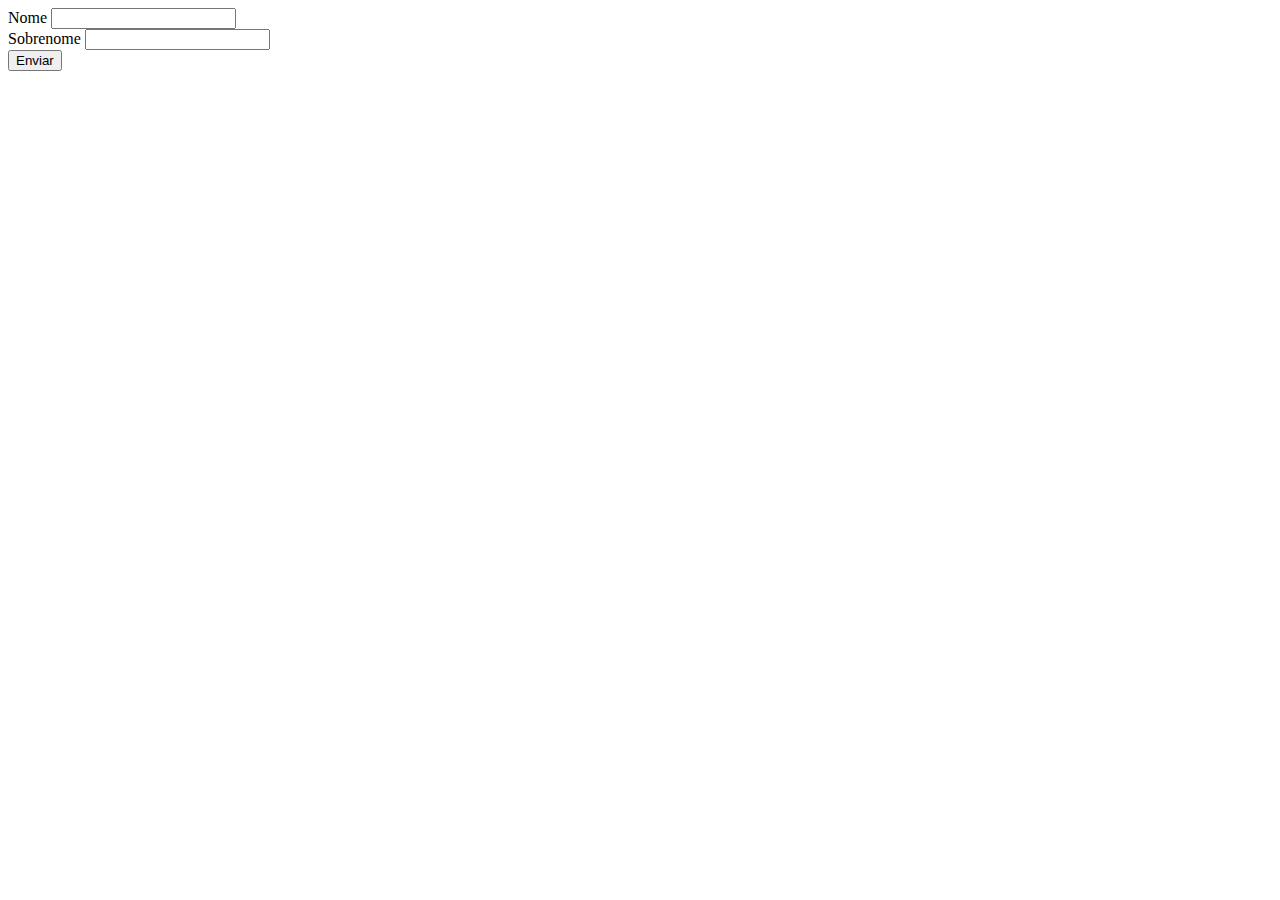
<file: aula10/index.html>
<!DOCTYPE html>
<html lang="en">
<head>
    <meta charset="UTF-8">
    <meta http-equiv="X-UA-Compatible" content="IE=edge">
    <meta name="viewport" content="width=device-width, initial-scale=1.0">
    <link href="https://cdn.jsdelivr.net/npm/bootstrap@5.1.3/dist/css/bootstrap.min.css" rel="stylesheet" integrity="sha384-1BmE4kWBq78iYhFldvKuhfTAU6auU8tT94WrHftjDbrCEXSU1oBoqyl2QvZ6jIW3" crossorigin="anonymous">
    <title>Document</title>
</head>
<body>
    <form class="form-control">
        <div class="mb-3">
            <label for="inputNome" class="form-label">Nome</label>
            <input type="text" class="form-control" id="inputNome">
        </div>      
        
        <div class="mb-3">
            <label for="inputSobrenome" class="form-label">Sobrenome</label>
            <input type="text" class="form-control" id="inputSobrenome">      
        </div>
        <button type="button" class="btn btn-primary" type="submit" id="botaoEnviar">Enviar</button>
        

        
    </form>
    <div  id="conteudo"></div>
    <script src="./main.js"></script>
</body>
</html>
</file>
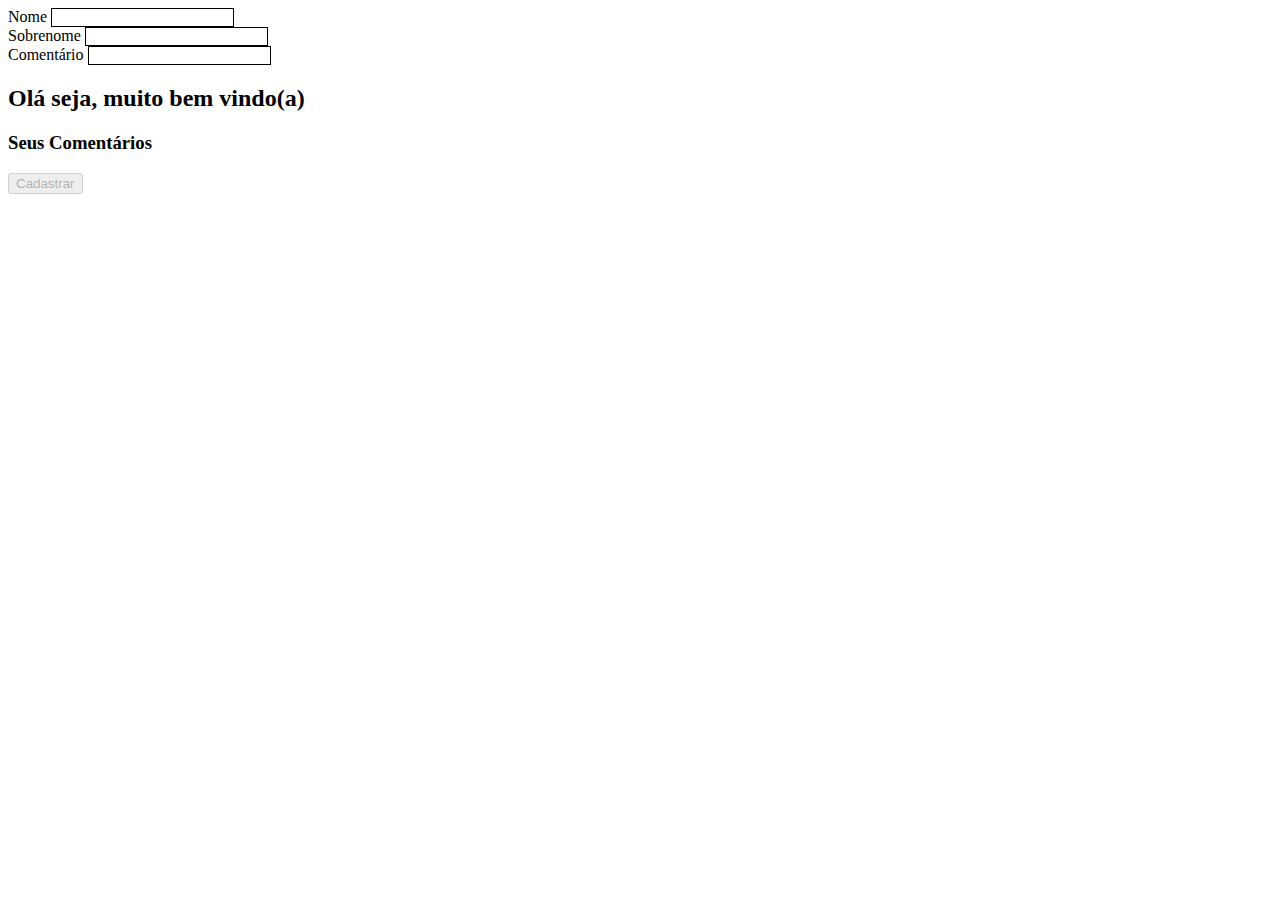
<file: aula11/index.html>
<!DOCTYPE html>
<html lang="en">
<head>
    <meta charset="UTF-8">
    <meta http-equiv="X-UA-Compatible" content="IE=edge">
    <meta name="viewport" content="width=device-width, initial-scale=1.0">
    <link rel="stylesheet" href="./style.css">
    <title>Validação e local storage</title>
</head>
<body>
    <form >

        <div class="controlador">
            <label for="inputNome">Nome</label>
            <input type="text" id="inputNome" required minlength="8">
            <small>Por favor, preencha o campo e-mail</small>
        </div>

        <div class="controlador">
            <label for="inputSobrenome">Sobrenome</label>
            <input type="text" id="inputSobrenome" required minlength="5">
            <small>Por favor, preencha o campo senha</small>
        </div>

        <div class="controlador">
            <label for="InputComentario">Comentário</label>
            <input type="text" id="inputComentario" required minlength="5">
            <small>Por favor, preencha o campo senha</small>
        </div>

        <h2>Olá <b></b> seja, muito bem vindo(a)</h2>
        <h3>Seus Comentários</h3>
        <p></p>
        <button type="submit" id="botaoCadastrar" disabled>Cadastrar</button>


        



    </form>

    <script src="./main.js"></script>
</body>
</html>
</file>
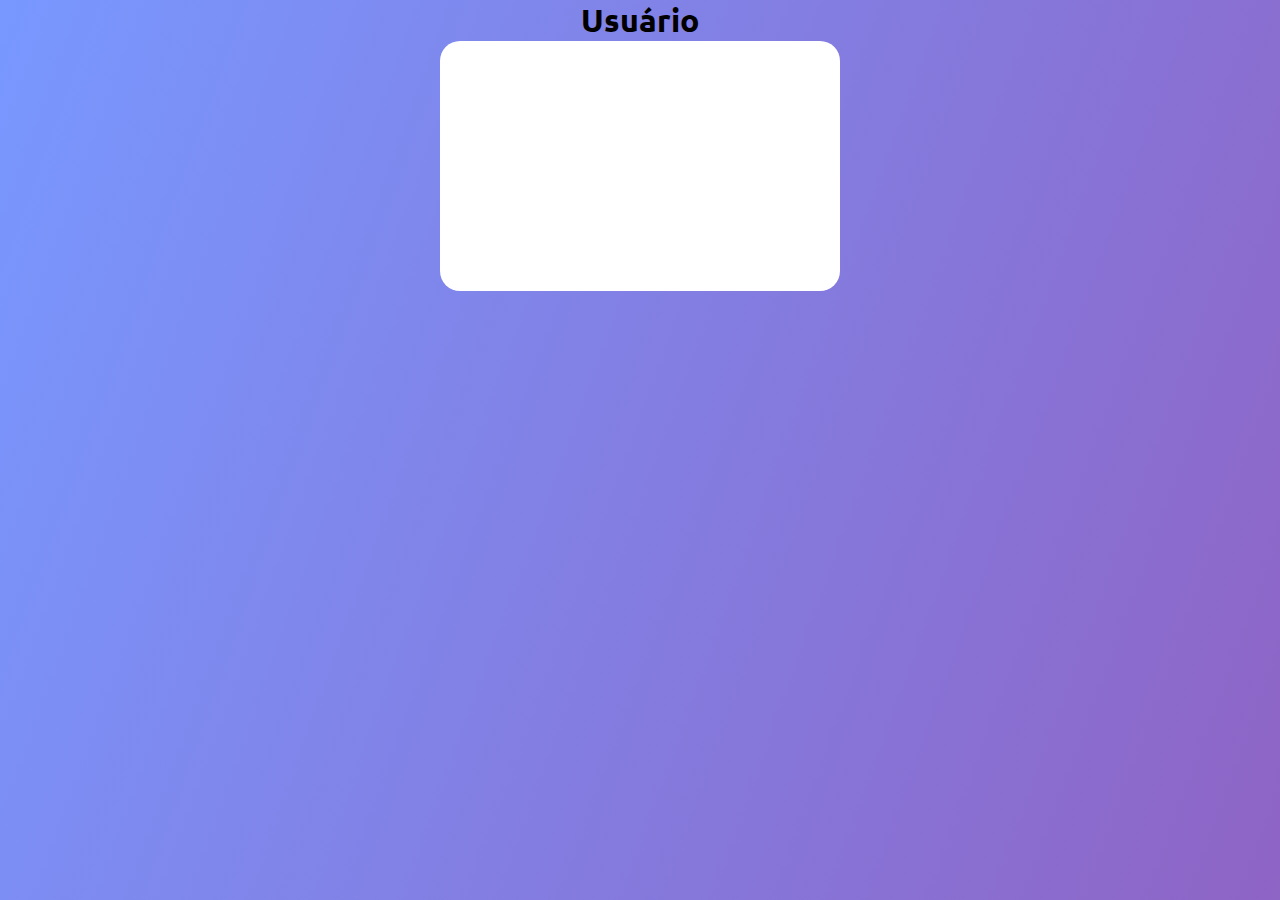
<file: aula14/index.html>
<!DOCTYPE html>
<html lang="pt-BR">
<head>
    <meta charset="UTF-8">
    <meta http-equiv="X-UA-Compatible" content="IE=edge">
    <meta name="viewport" content="width=device-width, initial-scale=1.0">
    <title>Promisses</title>
    <link rel="stylesheet" href="./css/styles.css">
</head>
<body>
    <h1>Usuário</h1>

    <main>
        <div class="card">
           
            
        </div>
        <!-- <div class="btnContainer">
            <button id="random">Pedir random</button>
        </div> -->
    </main>    

    <script src="./js/index.js"></script>
</body>
</html>
</file>
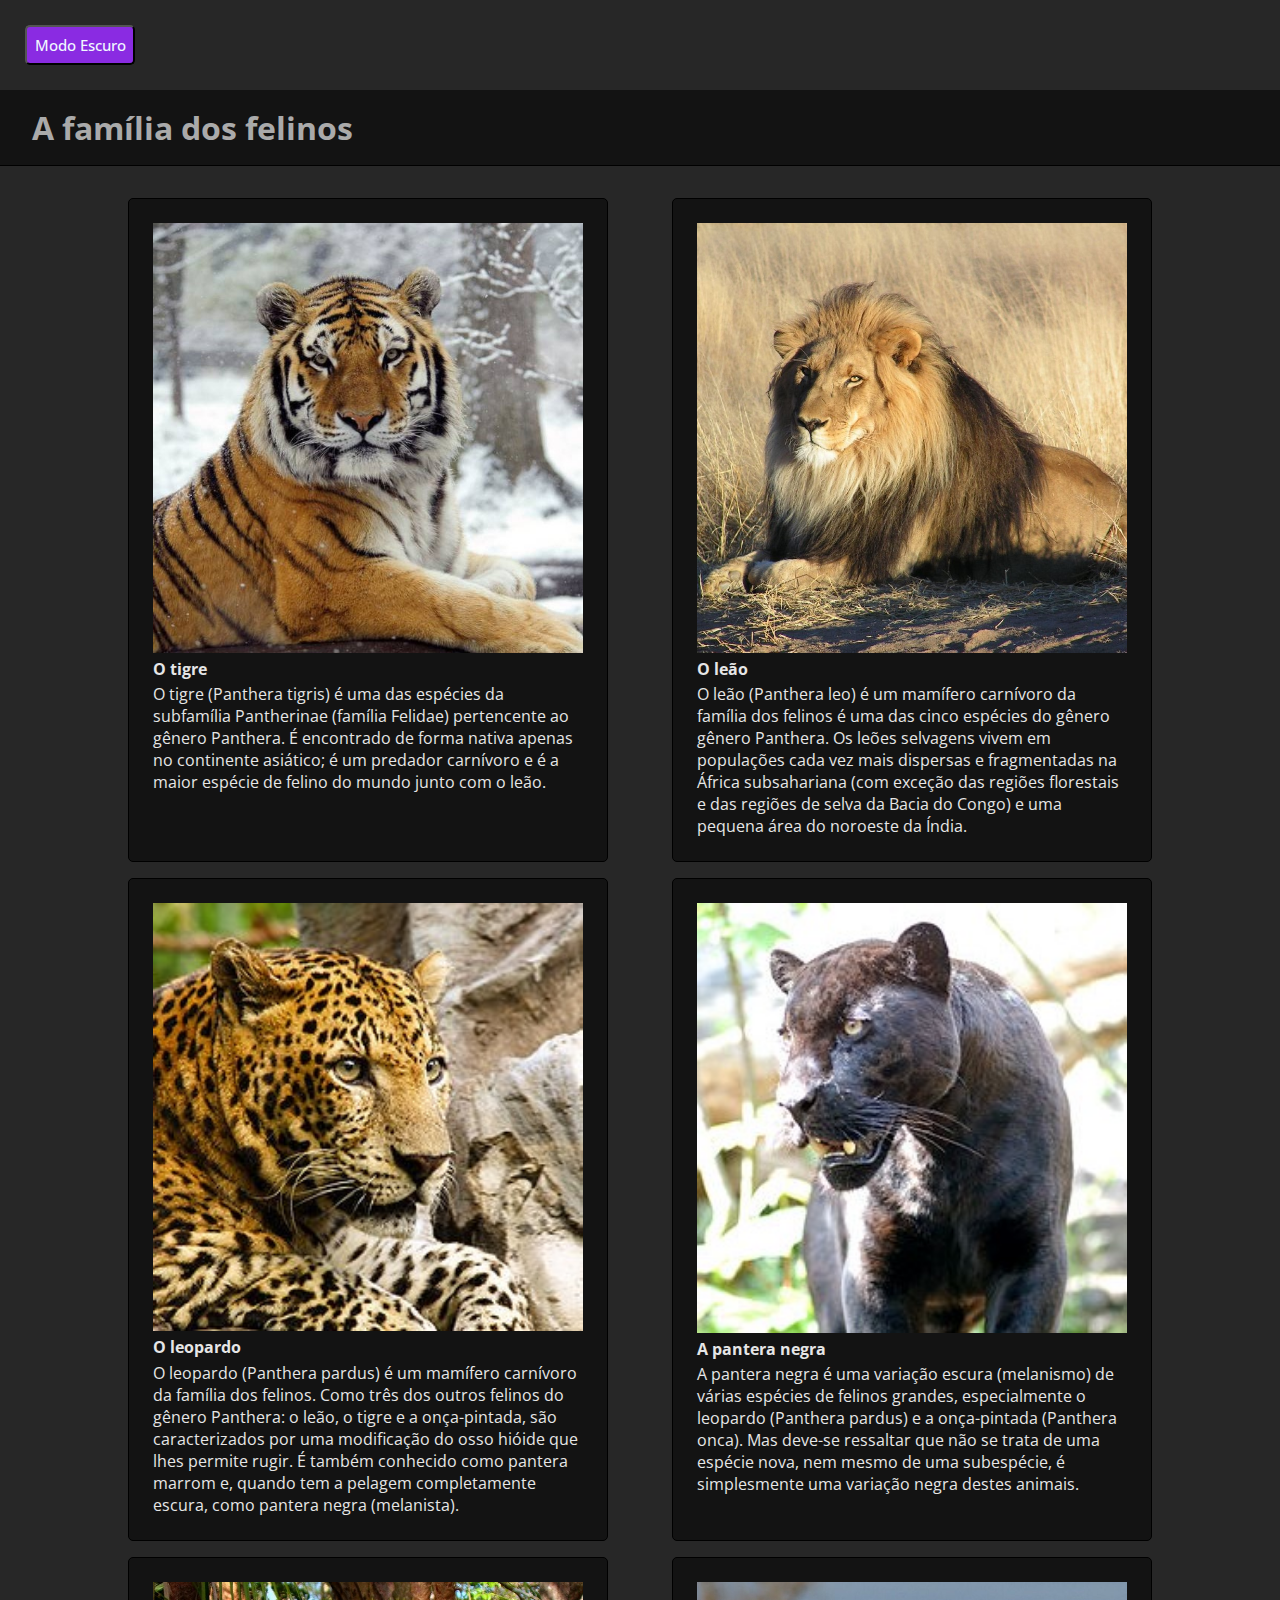
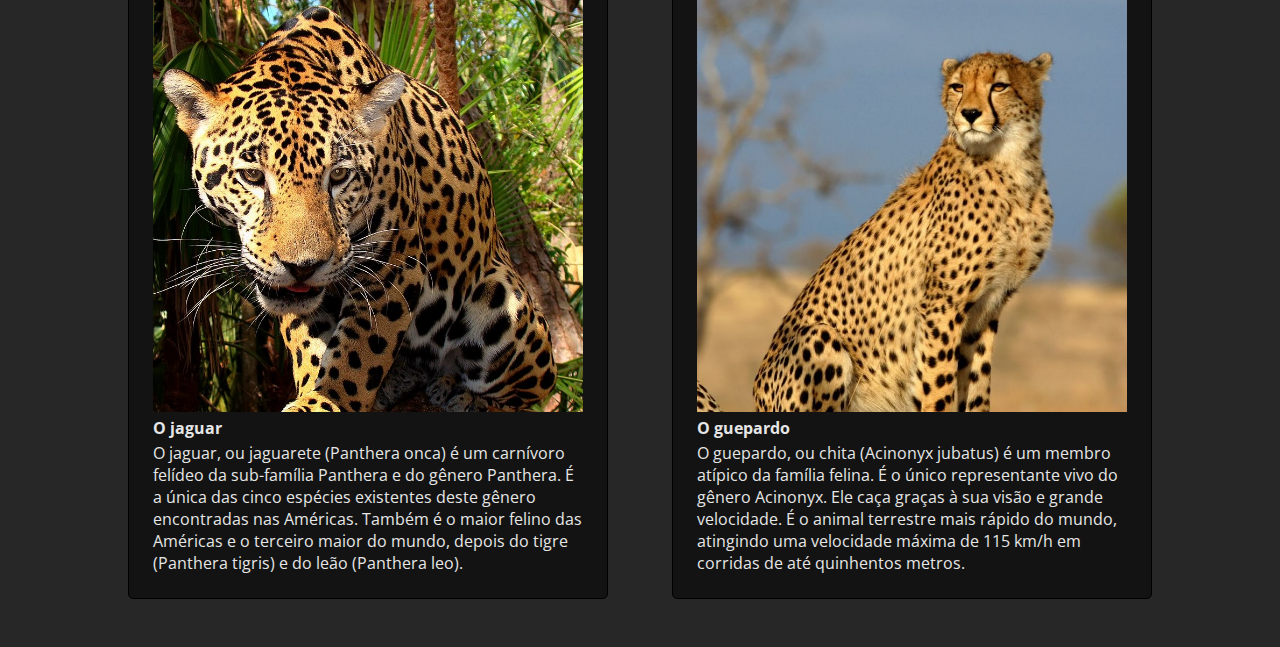
<file: Aula5/index.html>
<!DOCTYPE html>
<html lang="pt-BR">

<head>
  <meta charset="UTF-8">
  <meta http-equiv="X-UA-Compatible" content="IE=edge">
  <meta name="viewport" content="width=device-width, initial-scale=1.0">
  <link rel="stylesheet" href="styles.css">
  <title>Aula 5 - Modificar elementos com JS </title>
</head>

<body class="dark">
  <button class="botao" onclick="modoDark()">Modo Escuro</button>
  <h1>A família dos felinos</h1>
  
  <div class="container">
    <div class="item">
      <img src="./imagens/tiger.jpg">
      <h2>O tigre</h2>
      <p>
        O tigre (Panthera tigris) é uma das espécies da subfamília Pantherinae (família Felidae)
        pertencente ao gênero Panthera. É encontrado de forma nativa apenas no continente asiático; é um predador
        carnívoro e
        é a maior espécie de felino do mundo junto com o leão.
      </p>
    </div>
    <div class="item">
      <img src="./imagens/leon.jpg">
      <h2>O leão</h2>
      <p>
        O leão (Panthera leo) é um mamífero carnívoro da família dos felinos é uma das cinco espécies do gênero
        gênero Panthera. Os leões selvagens vivem em populações cada vez mais dispersas e fragmentadas na África
        subsahariana
        (com exceção das regiões florestais e das regiões de selva da Bacia do Congo) e uma pequena área do noroeste da
        Índia.
      </p>
    </div>
    <div class="item">
      <img src="./imagens/leopardo.jpg">
      <h2>O leopardo</h2>
      <p>
        O leopardo (Panthera pardus) é um mamífero carnívoro da família dos felinos. Como três dos outros
        felinos do gênero Panthera: o leão, o tigre e a onça-pintada, são caracterizados por uma modificação do osso
        hióide que lhes permite rugir.
        É também conhecido como pantera marrom e, quando tem a pelagem completamente escura, como pantera negra
        (melanista).
      </p>
    </div>
    <div class="item">
      <img src="./imagens/pantera-negra.jpg">
      <h2>A pantera negra</h2>
      <p>
        A pantera negra é uma variação escura (melanismo) de várias espécies de felinos grandes, especialmente o
        leopardo (Panthera pardus) e a onça-pintada (Panthera onca).
        Mas deve-se ressaltar que não se trata de uma espécie nova, nem mesmo de uma subespécie, é simplesmente uma
        variação negra destes animais.
      </p>
    </div>
    <div class="item">
      <img src="./imagens/jaguar.jpg">
      <h2>O jaguar</h2>
      <p>
        O jaguar, ou jaguarete (Panthera onca) é um carnívoro felídeo da sub-família Panthera e do
        gênero Panthera. É a única das cinco espécies existentes deste gênero encontradas nas Américas. Também
        é o maior felino das Américas e o terceiro maior do mundo, depois do tigre (Panthera tigris) e do leão (Panthera
        leo).
      </p>
    </div>
    <div class="item">
      <img src="./imagens/chita.jpg">
      <h2>O guepardo</h2>
      <p>
        O guepardo, ou chita (Acinonyx jubatus) é um membro atípico da família felina. É o único
        representante vivo do gênero Acinonyx. Ele caça graças à sua visão e grande velocidade. É o animal terrestre
        mais rápido
        do mundo, atingindo uma velocidade máxima de 115 km/h em corridas de até quinhentos metros.
      </p>
    </div>
  </div>
<script src="./main.js"></script>
</body>

</html>
</file>
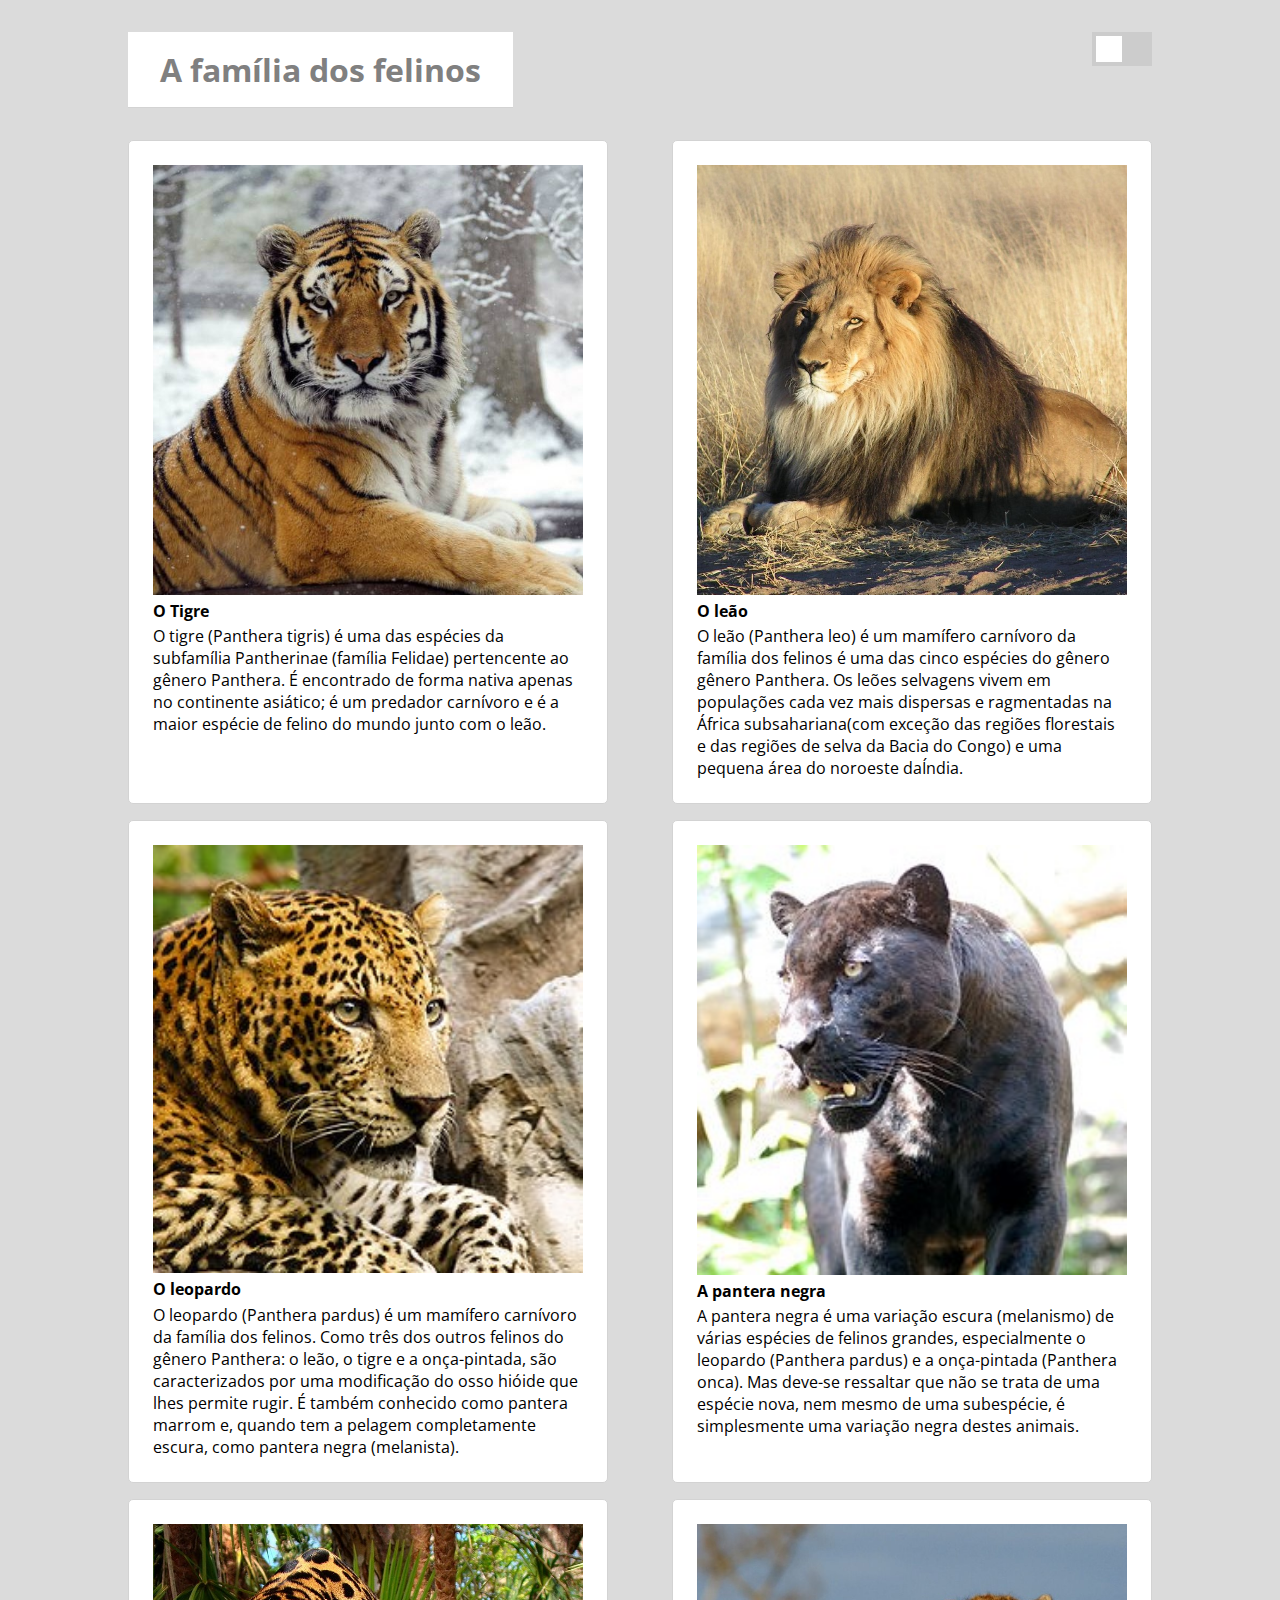
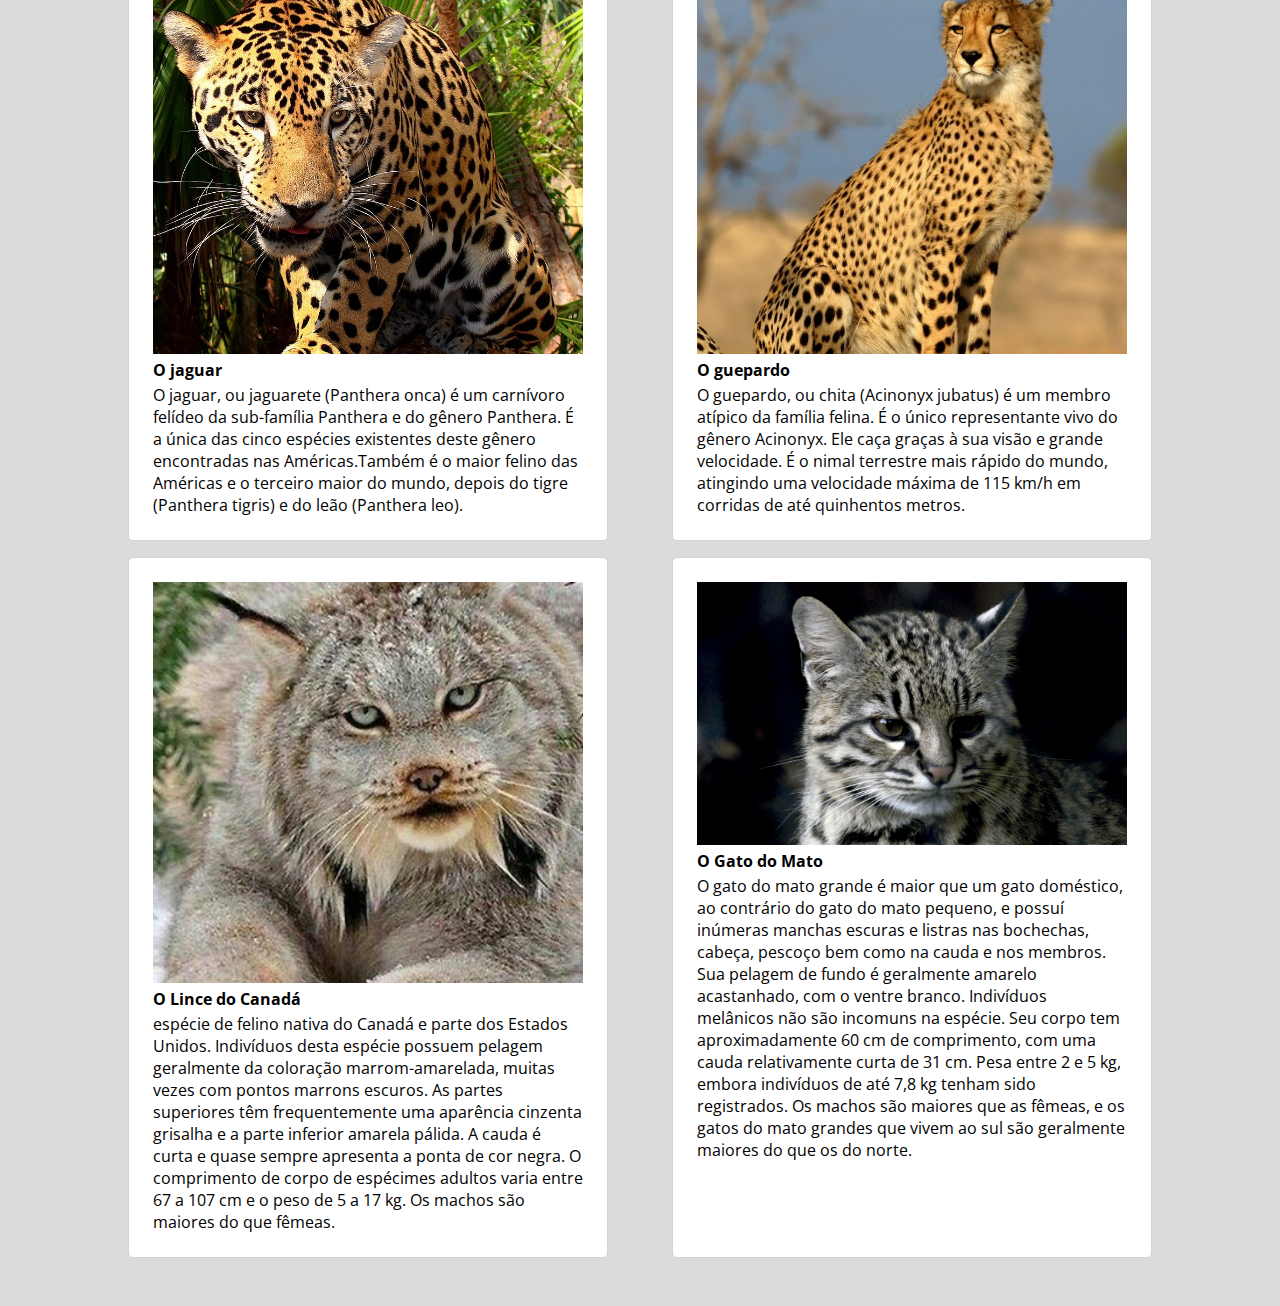
<file: aula6/index.html>
<!DOCTYPE html>
<html lang="pt-BR">

<head>
  <meta charset="UTF-8">
  <meta http-equiv="X-UA-Compatible" content="IE=edge">
  <meta name="viewport" content="width=device-width, initial-scale=1.0">
  <link rel="stylesheet" href="styles/styles.css">
  <link rel="stylesheet" href="styles/switch.css">
  <title>Aula 5 - Modificar elementos com JS </title>
</head>

<body class="dark">

  <div class="container">
    <h1>A família dos felinos</h1>

    <!-- Exemplo de switch, retiado do W3Schools 
      -> https://www.w3schools.com/howto/howto_css_switch.asp
    -->
    <label class="switch">
      <!-- OnChnaged -> Fica obervando 'mudanças' no comportamento do input -->
      <input id="toggleSwitch" type="checkbox" onchange="alteraTema()">
      <span class="slider"></span>
    </label>

  </div>

  <div class="container" id = "conteudo"></div>
  <script src="scripts/script_mesa_aula5.js"></script>
</body>

</html>
</file>
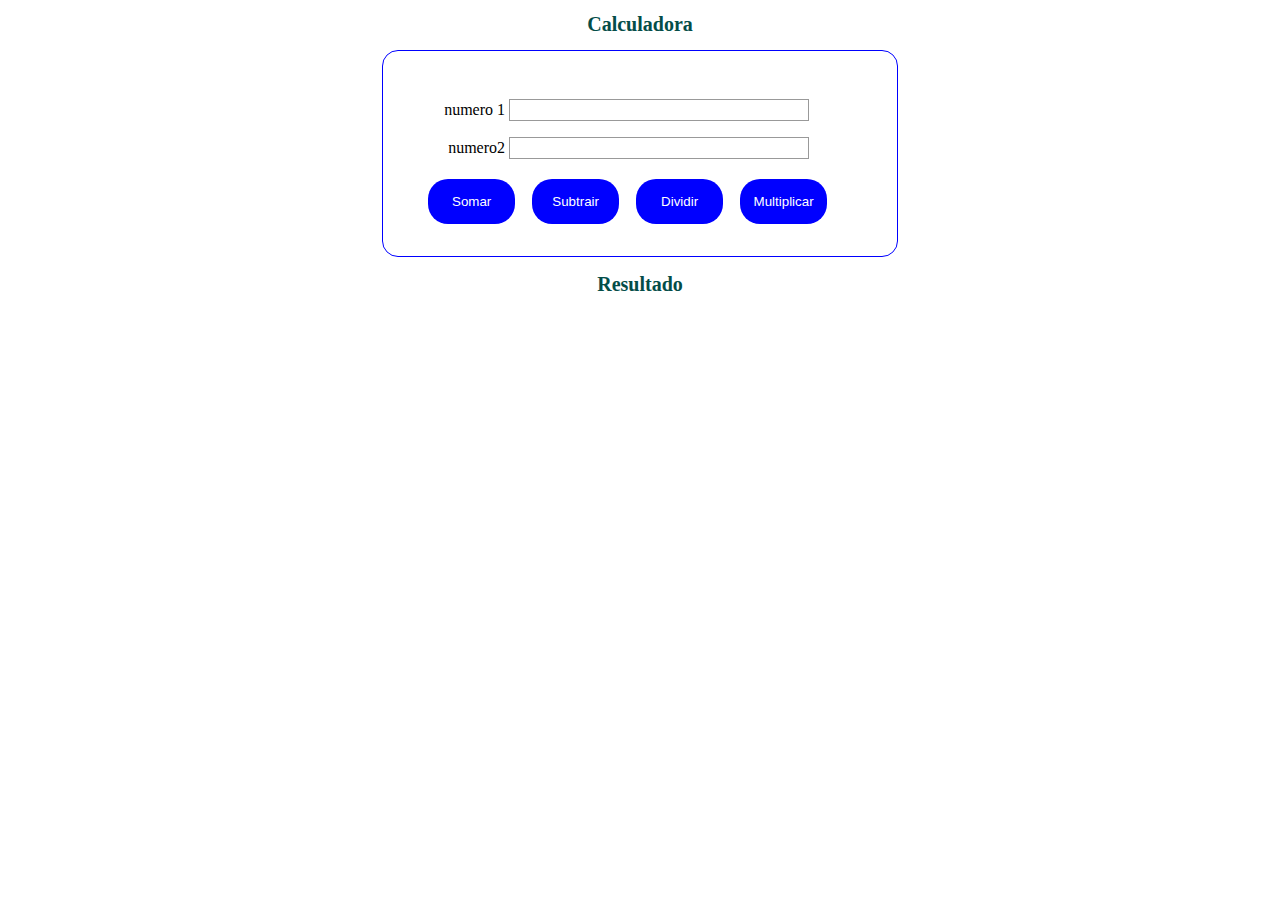
<file: aula8/index.html>
<!DOCTYPE html>
<html lang="en">

<head>
    <meta charset="UTF-8">
    <meta http-equiv="X-UA-Compatible" content="IE=edge">
    <meta name="viewport" content="width=device-width, initial-scale=1.0">
    <title>Document</title>
    <link rel="stylesheet" href="css/style.css">
</head>

<body>

    <h1>Calculadora</h1>

    <form>
            <label for="numero1">numero 1</label>
            <input type="text" id="numero1">
    
            <label for="numero2">numero2</label>
            <input type="text" id="numero2">
        
            <button type="submit" id="somar">Somar</button>
            <button type="submit" id="subtrair">Subtrair</button>
            <button type="submit" id="dividir">Dividir</button>
            <button type="submit" id="multiplicar">Multiplicar</button>
        

    </form>

    <h2>Resultado</h2>
    <div id="resultado"></div>

    <script src="./js/main.js" type="module"></script>

</body>

</html>
</file>
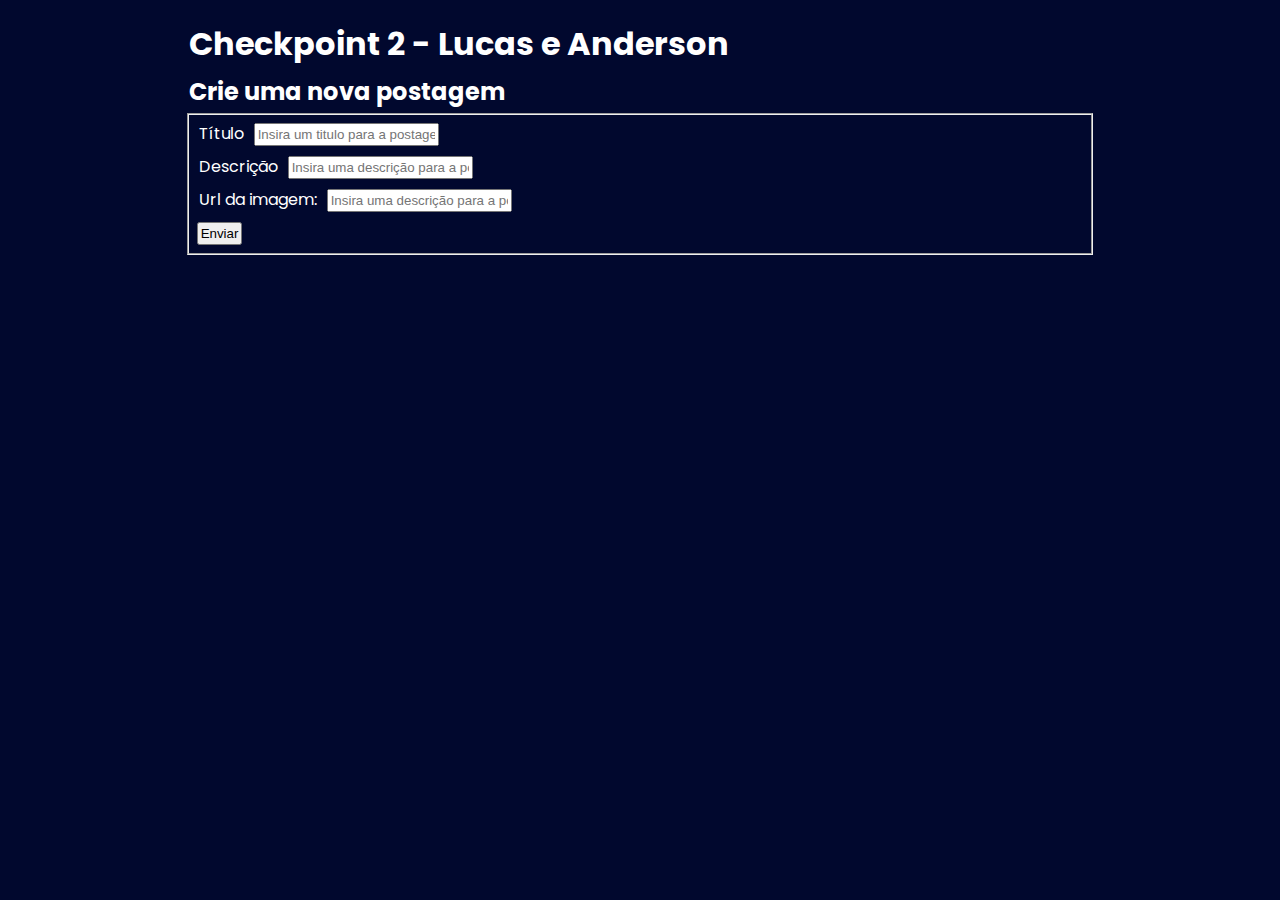
<file: Checkpoint 1/index.html>
<!DOCTYPE html>
<html lang="en">
<head>
    <meta charset="UTF-8">
    <meta http-equiv="X-UA-Compatible" content="IE=edge">
    <meta name="viewport" content="width=device-width, initial-scale=1.0">
    <link href="https://cdn.jsdelivr.net/npm/bootstrap@5.1.3/dist/css/bootstrap.min.css" rel="stylesheet" integrity="sha384-1BmE4kWBq78iYhFldvKuhfTAU6auU8tT94WrHftjDbrCEXSU1oBoqyl2QvZ6jIW3" crossorigin="anonymous">
    <link rel="stylesheet" href="style.css">
    <title>Document</title>
</head>
<body>
    <main id="main">
        <form>
            <h1>Checkpoint 2 - Lucas e Anderson</h1>
            <h2>Crie uma nova postagem</h2>
                <fieldset>
                    <section>
                        <label for="titulo">Título </label>
                        <input type="text" class="form-control" name="titulo" id="titulo" placeholder="Insira um titulo para a postagem" required>
                    </section>
                    <section>
                        <label for="descricao">Descrição </label>
                        <input type="text" class="form-control" name="descricao" id="descricao" placeholder="Insira uma descrição para a postagem" required>
                    </section>
                    <section>
                        <label for="imagem">Url da imagem: </label>
                        <input type="text" class="form-control" name="imagem" id="imagem" placeholder="Insira uma descrição para a postagem" required>
                    </section>
                    <div class="divBotao">
                        <button type="submit" class="btn btn-primary" id="buttonEnviar">Enviar</button>
                    </div>
                </fieldset>
        </form>

        
        <div id="conteudo">
            
            
        </div>

    </main>    

    <script src="./main.js"></script>  

</body>
</html>
</file>
<file: aula11/style.css>
*{
    outline: none;
}

input{
    border: 1px solid black;
}


.controlador small{
    display: none;
    color: red;
    font-size: 12px;
}

.controlador.erro input{

    border-color: red;

}

.controlador.erro small{
    display: block;
}
</file>
<file: aula14/css/styles.css>
@import url('https://fonts.googleapis.com/css2?family=Ubuntu:wght@300;400;700&display=swap');

:root {
    --primary: #7898FF;
    --secondary: #8E64C5;
    --app-grey: #F2F2F2;
  }

*{
    padding: 0;
    margin: 0;
    box-sizing: border-box;
    font-family: 'Ubuntu', sans-serif;
}

body{
background: linear-gradient(110deg, var(--primary), var(--secondary));
height: 100vh;
}

h1{
  text-align: center;
  /* margin: 20px 0; */
  
}

.card{
  text-align: center;
  background-color: white;
  border-radius: 20px;
  margin: 0 auto;
  padding: 5px;
  height: 250px;
  width: 50%;
  max-width: 400px;
}

.btnContainer{
  padding: 20px 0;
  text-align: center;
}
.btnContainer button{
  padding: 5px 15px;
}
</file>
<file: Aula5/styles.css>
@import url('https://fonts.googleapis.com/css2?family=Open+Sans:wght@300;400&display=swap');

* {
  margin: 0;
  padding: 0;
  font-family: 'Open Sans', sans-serif;
}

body {
  background-color: rgb(219, 219, 219);
}

h1 {
  padding: .5em 1em;
  background-color: white;
  border-bottom: 1px solid lightgrey;
  color: grey;
}

.container {
  display: flex;
  flex-wrap: wrap;
  justify-content: space-between;
  width: 80%;
  margin: 2em 10%;
}

.item {
  width: 30em;
  background-color: white;
  box-sizing: border-box;
  padding: 1.5em;
  margin-bottom: 1em;
  border-radius: 5px;
  border: 1px solid lightgray;
}

.item img {
  width: 100%;
}

.item h2 {
  font-size: 1em;
  margin-bottom: .2em;
}


 
.dark{
  background-color: rgb(39, 39, 39);
}


.dark h1{ 
  background-color: rgb(19, 19, 19);
  color: rgb(170, 170, 170);
  border-color: black;
}



.dark .item{
  background-color: rgb(19, 19, 19);
  border-color: black;
}


.dark .item h2, .dark .item p{
  color: rgb(230, 230, 230);
}

.botao {
  margin: 25px;
  width: 110px;
  height: 40px;
  font-size: 15px;
  font-weight: 500;
  border-radius: 5px;
  background-color: blueviolet;
  color: aliceblue;
}
</file>
<file: aula6/styles/styles.css>
@import url('https://fonts.googleapis.com/css2?family=Open+Sans:wght@300;400&display=swap');

* {
  margin: 0;
  padding: 0;
  font-family: 'Open Sans', sans-serif;
}

body {
  background-color: rgb(219, 219, 219);
}

h1 {
  padding: .5em 1em;
  background-color: white;
  border-bottom: 1px solid lightgrey;
  color: grey;
}

.container {
  display: flex;
  flex-wrap: wrap;
  justify-content: space-between;
  width: 80%;
  margin: 2em 10%;
}

.item {
  width: 30em;
  background-color: white;
  box-sizing: border-box;
  padding: 1.5em;
  margin-bottom: 1em;
  border-radius: 5px;
  border: 1px solid lightgray;
}

.item img {
  width: 100%;
}

.item h2 {
  font-size: 1em;
  margin-bottom: .2em;
}


/* ------------------------------ Estilos para o tema escuro (Dark-Mode) ----------------------------------------------- */

/* Os seguintes estilos são os que usaremos para aplicar o modo escuro, 
você terá que modificar os seletores a fim de poder resolver o exercício. */

/* A cor de fundo da página  */
.body-dark{
  background-color: rgb(39, 39, 39);
}

/* Modificações no titulo 'A família dos felinos' */
.h1-dark{ 
  background-color: rgb(19, 19, 19);
  color: rgb(170, 170, 170);
  border-color: black;
}


/* Modificações nos items */
.items-dark{
  background-color: rgb(19, 19, 19);
  border-color: black;
}

/* Modificações nos paragrafos dos itens e nos cabeçalhos dos itens */
.items-text-dark{
  color: rgb(230, 230, 230);
}
</file>
<file: aula6/styles/switch.css>
/* The switch - the box around the slider */
 .switch {
    position: relative;
    display: inline-block;
    width: 60px;
    height: 34px;
  }
  
  /* Hide default HTML checkbox */
  .switch input {
    opacity: 0;
    width: 0;
    height: 0;
  }
  
  /* The slider */
  .slider {
    position: absolute;
    cursor: pointer;
    top: 0;
    left: 0;
    right: 0;
    bottom: 0;
    background-color: #ccc;
    -webkit-transition: .4s;
    transition: .4s;
  }
  
  .slider:before {
    position: absolute;
    content: "";
    height: 26px;
    width: 26px;
    left: 4px;
    bottom: 4px;
    background-color: white;
    -webkit-transition: .4s;
    transition: .4s;
  }
  
  input:checked + .slider {
    background-color: rgb(19, 19, 19);
  }
  
  input:focus + .slider {
    box-shadow: 0 0 1px rgb(19, 19, 19);
  }
  
  input:checked + .slider:before {
    -webkit-transform: translateX(26px);
    -ms-transform: translateX(26px);
    transform: translateX(26px);
  }
  
  /* Rounded sliders */
  .slider.round {
    border-radius: 34px;
  }
  
  .slider.round:before {
    border-radius: 50%;
  }
</file>
<file: aula8/css/style.css>
h1, h2, #resultado{
    color: rgb(4, 77, 73);
    text-align: center;
    font-size: 20px;
    font-weight: 800;
}


form {
   
    margin: 0 auto;
    width: 450px;
    padding: 2em;
    border: 1px solid blue;
    border-radius: 1em;
}

form div {
    margin-top: 1em;
}

label {
    display: inline-block;
    width: 90px;
    text-align: right;
}

input {
    font: 1em sans-serif;
    width: 90px;
    margin-top: 1em;
    
    width: 300px;
    -moz-box-sizing: border-box;
    box-sizing: border-box;
    border: 1px solid #999;
}

input:focus {
    border-color: rgb(3, 21, 128);
}

.button {
    padding-left: 90px;
}
button {
    display:inline  ;
    align-items: center;
    margin-top: 1.5em;
    margin-left: 1em;
    color: white;
    background-color: blue;
    border: 0;
    border-radius: 20px;
    width: 6.5em;
    height: 5vh;
}
</file>
<file: Checkpoint 1/style.css>
@import url('https://fonts.googleapis.com/css2?family=Poppins:wght@400;700&display=swap');

*{
    margin: 2px;
    padding: 2px;
    box-sizing: border-box;
}

body{
    font-family: 'Poppins', sans-serif;
    color: white;
    background-color: rgb(1, 8, 46)
}

#conteudo{
    margin-left: auto;
    margin-right: auto;
    display: flex;
    flex-wrap:wrap;
    justify-content:flex-start left;
    padding: auto;

 }

.card {
    width: auto;
    max-width: 18em;
    background-color: white;
    box-sizing: border-box;
    padding: 1.5em;
    margin-bottom: 1em;
    border-radius: 5px;
    border: 1px solid lightgray;
    color:  rgb(1, 8, 46);
    padding: 10px;
    margin: 10px auto 10px auto;


  }
  
  .card img {
  
    width: 100%;
  
  }
  
  .card h2 {
  
    font-size: 1em;
    margin-bottom: .2em;
  
  }

  .card:hover{
    transform: scale(1.1);
    transition: 1s;
    box-shadow: 20px 20px 20px 10px rgb(0, 116, 158);

  }


 main{
     width: 73%;
     margin-left:auto;
     margin-right: auto;
 }


 @media screen and (max-width:835px){
    #conteudo{
        display: flex;
        justify-content:center;

 }

 .card {
    width: auto;
    max-width: 40em;
    background-color: white;
    box-sizing: border-box;
    padding: 1.5em;
    margin-bottom: 1em;
    border-radius: 5px;
    border: 1px solid lightgray;
    color:  rgb(1, 8, 46);
    padding: 10px;
    margin: 10px auto 10px auto;

  }

}
</file>
